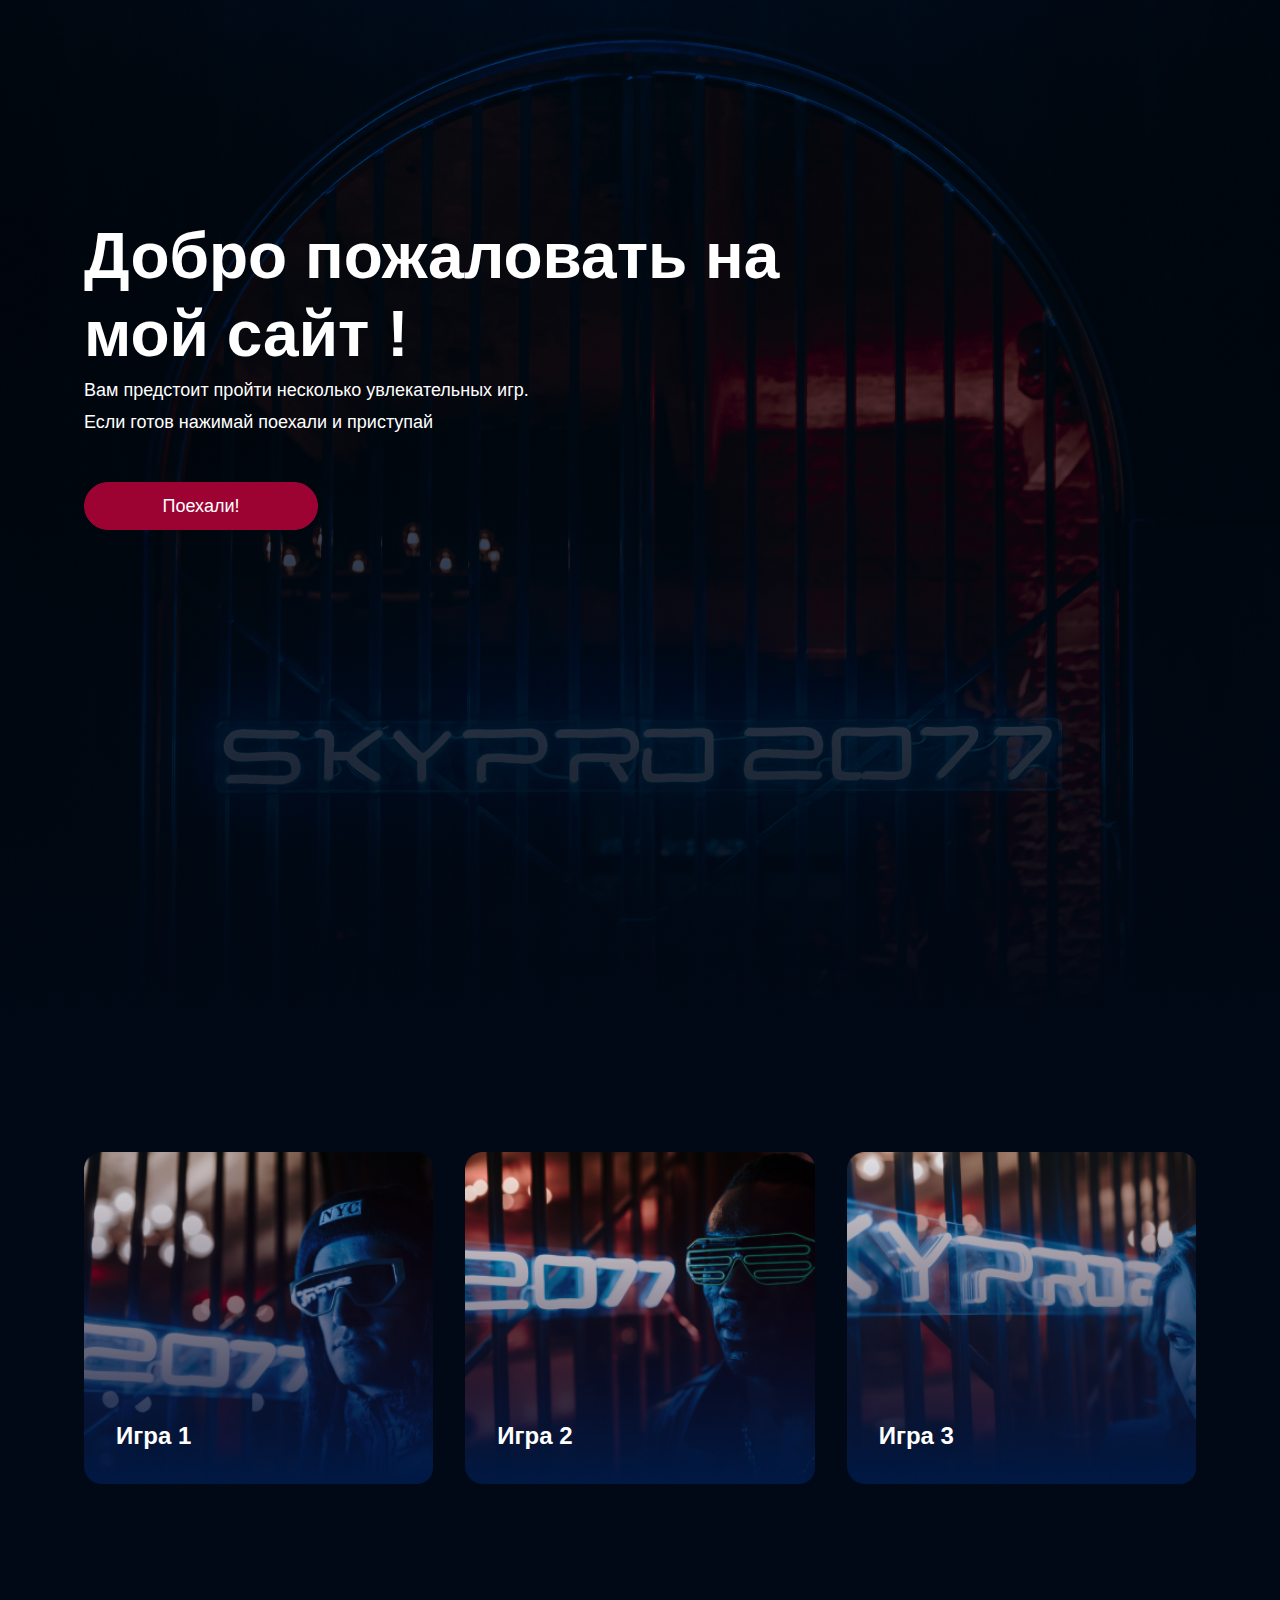
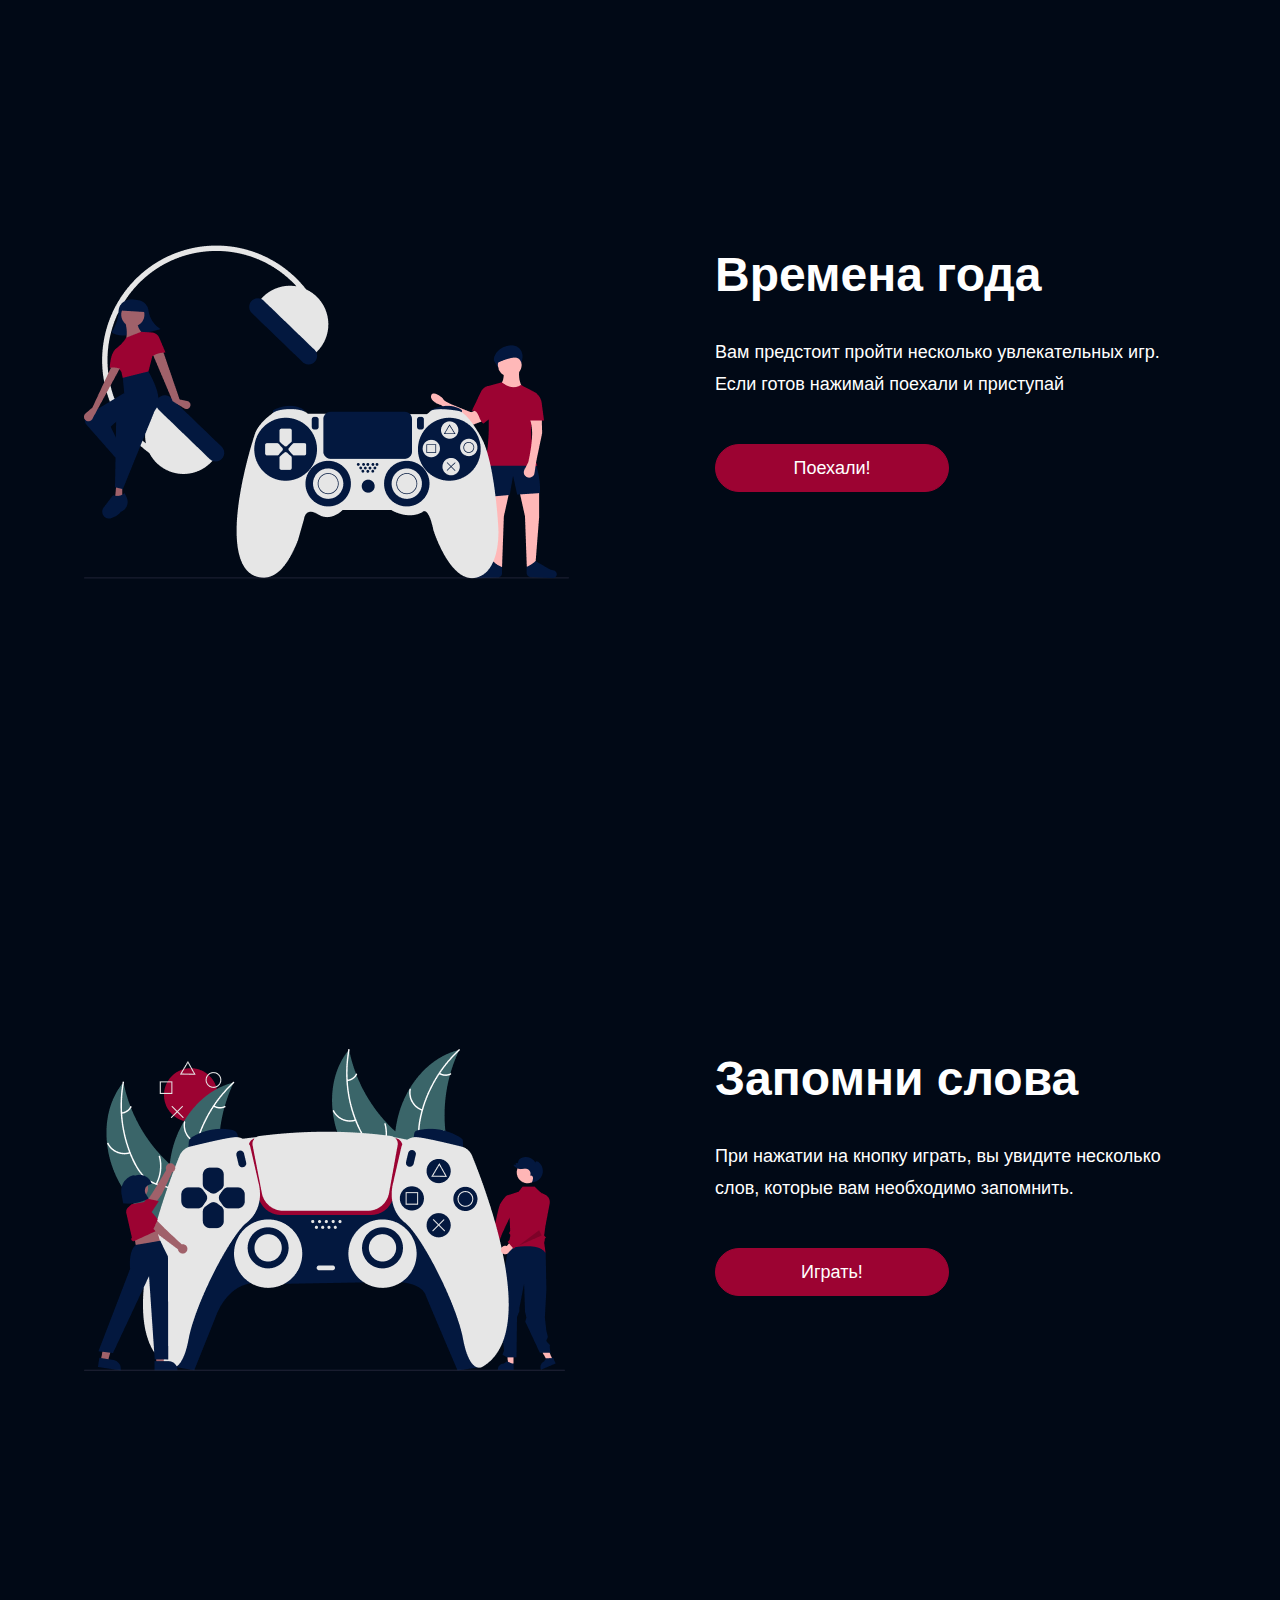
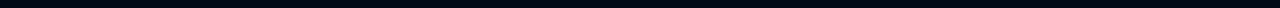
<file: index.html>
<!DOCTYPE html>
<html lang="ru">

<head>
    <meta charset="UTF-8">
    <meta http-equiv="X-UA-Compatible" content="IE=edge">
    <meta name="viewport" content="width=device-width, initial-scale=1.0">
    <title>Главная страница</title>
    <link rel="preconnect" href="https://fonts.googleapis.com">
    <link rel="preconnect" href="https://fonts.gstatic.com" crossorigin>
    <link href="https://fonts.googleapis.com/css2?family=Montserrat:wght@400;500;600&display=swap" rel="stylesheet">
    <link rel="stylesheet" href="styles/style.css">
</head>

<body class="body">
    <section class="top center">
        <div class="top__content">
            <h1 class="title">Добро пожаловать на мой сайт !</h1>
            <p class="top__text">Вам предстоит пройти несколько увлекательных игр. Если готов нажимай <span class="top__text_go">поехали</span> и <span class="top__text_go">приступай</span></p>
            <button class="top__button__top" type="submit">Поехали!</button>
        </div>
    </section>
    
    <ul class="games center">
        <li class="games__item games__item-1">Игра 1</li>
        <li class="games__item games__item-2">Игра 2</li>
        <li class="games__item games__item-3">Игра 3</li>
    </ul>
    
    <section class="rectangle center">
        <div class="rectangle__content">
            <h1 class="rectangle__title">Времена года</h1>
            <p class="top__text">Вам предстоит пройти несколько увлекательных игр. Если готов нажимай <span class="top__text_go">поехали</span> и <span class="top__text_go">приступай</span></p>
            <input class="top__button" type="button" onclick="game1()" value="Поехали!">
        </div>

        <div class="rectangle__mobile center">
            <h1 class="rectangle__title">Времена года</h1>
            <p class="top__text">Нажмите кнопку играть, введите номер месяца (от 1 до 12) и вы узнаете к какому времени года он относится</p>
            <input class="top__button" type="button" onclick="game1()" value="Играть!">
        </div>
        
        <div class="rectangle__game center">
            <img class="rectangle__image" src="img/reсtangleGame.png" alt="game">
        </div>
    </section>

    <section class="rectangle center">
        <div class="rectangle__content center">
            <h1 class="rectangle__title">Запомни слова </h1>
            <p class="top__text">При нажатии на кнопку играть, вы увидите несколько слов, которые вам необходимо запомнить.</p>
            <input class="top__button" type="button" onclick="game2()" value="Играть!">
        </div>

        <div class="rectangle__mobile center">
            <h1 class="rectangle__title">Запомни слова </h1>
            <p class="top__text">При нажатии на кнопку играть, вы увидите несколько слов, которые вам необходимо запомнить.</p>
            <input class="top__button" type="button" onclick="game2()" value="Играть!">
        </div>

        <div class="rectangle__game center">
            <img class="rectangle__image" src="img/gaming_re_cma2.png" alt="game">
        </div>

    </section>

    <script src="scripts/script.js"></script>
</body>

</html>
</file>
<file: styles/style.css>
* {
  margin: 0;
  padding: 0;
}

a {
  text-decoration: none;
}

body {
  font-family: "Monsterrat", sans-serif;
  background-color: #000;
  background: cover;
  background-position: 100vh;
}

body {
  display: flex;
  flex-direction: column;
}

.center {
  padding-left: calc(50% - 556px);
  padding-right: calc(50% - 556px);
}

.top {
  height: 1024px;
  background-image: url(../img/top.png.png);
  background-repeat: no-repeat;
  background-position: center;
  background-size: cover;
}
.top__text {
  width: 481px;
  height: 64px;
  padding-top: 32px;
  font-style: normal;
  font-weight: 300;
  font-size: 18px;
  line-height: 32px;
  align-items: center;
  color: #FFFFFF;
}
.top__button {
  margin-top: 44px;
  background: #9C0332;
  border-radius: 30px;
  border: 1px solid #9C0332;
  width: 234px;
  height: 48px;
  font-style: normal;
  font-weight: 400;
  font-size: 18px;
  line-height: 22px;
  display: flex;
  justify-content: center;
  align-items: center;
  color: #FFFFFF;
  transition: all 0.3s;
}
.top__button:hover {
  background: #FFFFFF;
  color: #9C0332;
}

.top__button__top {
  margin-top: 44px;
  background: #9C0332;
  border-radius: 30px;
  border: 1px solid #9C0332;
  width: 234px;
  height: 48px;
  font-style: normal;
  font-weight: 400;
  font-size: 18px;
  line-height: 22px;
  display: flex;
  justify-content: center;
  align-items: center;
  color: #FFFFFF;
  transition: all 0.3s;
}

.top__button__top:hover {
  background: #FFFFFF;
  color: #9C0332;
}

.title {
  width: 788px;
  height: 125px;
  padding-top: 217px;
  font-style: normal;
  font-weight: 700;
  font-size: 64px;
  line-height: 78px;
  color: #FFFFFF;
}

.games {
  background-image: url(../img/box-game.jpg);
  background-position: center;
  background-size: cover;
  display: flex;
  gap: 32px;
  padding-top: 128px;
  padding-bottom: 128px;
  display: flex;
  justify-content: center;
}
.games__item {
  width: 379px;
  height: 300px;
  font-weight: 600;
  font-size: 24px;
  line-height: 32px;
  color: #FFFFFF;
  display: flex;
  align-items: flex-end;
  padding-left: 32px;
  padding-bottom: 32px;
  background-repeat: no-repeat;
  background-size: cover;
  border: none;
  border-radius: 16px;
}
.games__item:hover {
  transition: all 0.4s;
  transform: scale(1.05);
  box-shadow: 0 0 5px;
}
.games__item-1 {
  background-image: url(../img/game1.png);
}
.games__item-2 {
  background-image: url(../img/game2.png);
}
.games__item-3 {
  background-image: url(../img/game3.png);
}

.rectangle {
  background-image: url(../img/box-game.jpg);
  background-position: center;
  background-size: cover;
  display: flex;
  justify-content: space-between;
  flex-direction: row-reverse;
}
.rectangle__title {
  font-weight: 700;
  font-size: 48px;
  line-height: 59px;
  color: #FFFFFF;
}
.rectangle__content {
  padding-top: 233px;
  padding-bottom: 233px;
}
.rectangle__game {
  padding-top: 233px;
  padding-bottom: 233px;
}

.rectangle__mobile {
  display: none;
}

@media (max-width: 767px) {
  .center {
    padding-left: 0px;
    padding-right: 0px;
  }
  .top {
    height: 735px;
    flex-wrap: wrap;
  }
  .top__text {
    padding-left: 16px;
    padding-right: 16px;
    width: 343px;
    height: 66px;
    font-size: 14px;
    line-height: 22px;
    text-align: center;
  }
  .top__button__top {
    margin-left: 70px;
  }
  .title {
    width: 343px;
    height: 77px;
    font-size: 32px;
    line-height: 39px;
    display: flex;
    text-align: center;
    padding-top: 238px;
    margin-left: 16px;
  }
  .games {
    display: flex;
    flex-direction: column;
    row-gap: 32px;
  }
  .games__item {
    width: 301px;
    height: 300px;
    margin-left: 16px;
    margin-right: 16px;
  }
  .rectangle__content {
    display: none;
  }
  .rectangle__mobile {
    display: contents;
  }
  .rectangle {
    display: flex;
    flex-direction: column;
    align-items: center;
  }
  .rectangle__title {
    width: 243px;
    height: 39px;
    font-style: normal;
    font-weight: 700;
    font-size: 32px;
    line-height: 39px;
    padding-left: 0px;
    padding-top: 51px;
    text-align: center;
  }
  .rectangle__game {
    width: 344px;
    height: 236px;
    padding-top: 64px;
    padding-bottom: 81px;
  }
  .rectangle__image {
    width: 343px;
    height: 217.6px;
  }
  .top__text {
    width: 343px;
    height: 66px;
    font-size: 14px;
    line-height: 22px;
  }
}/*# sourceMappingURL=style.css.map */
</file>
